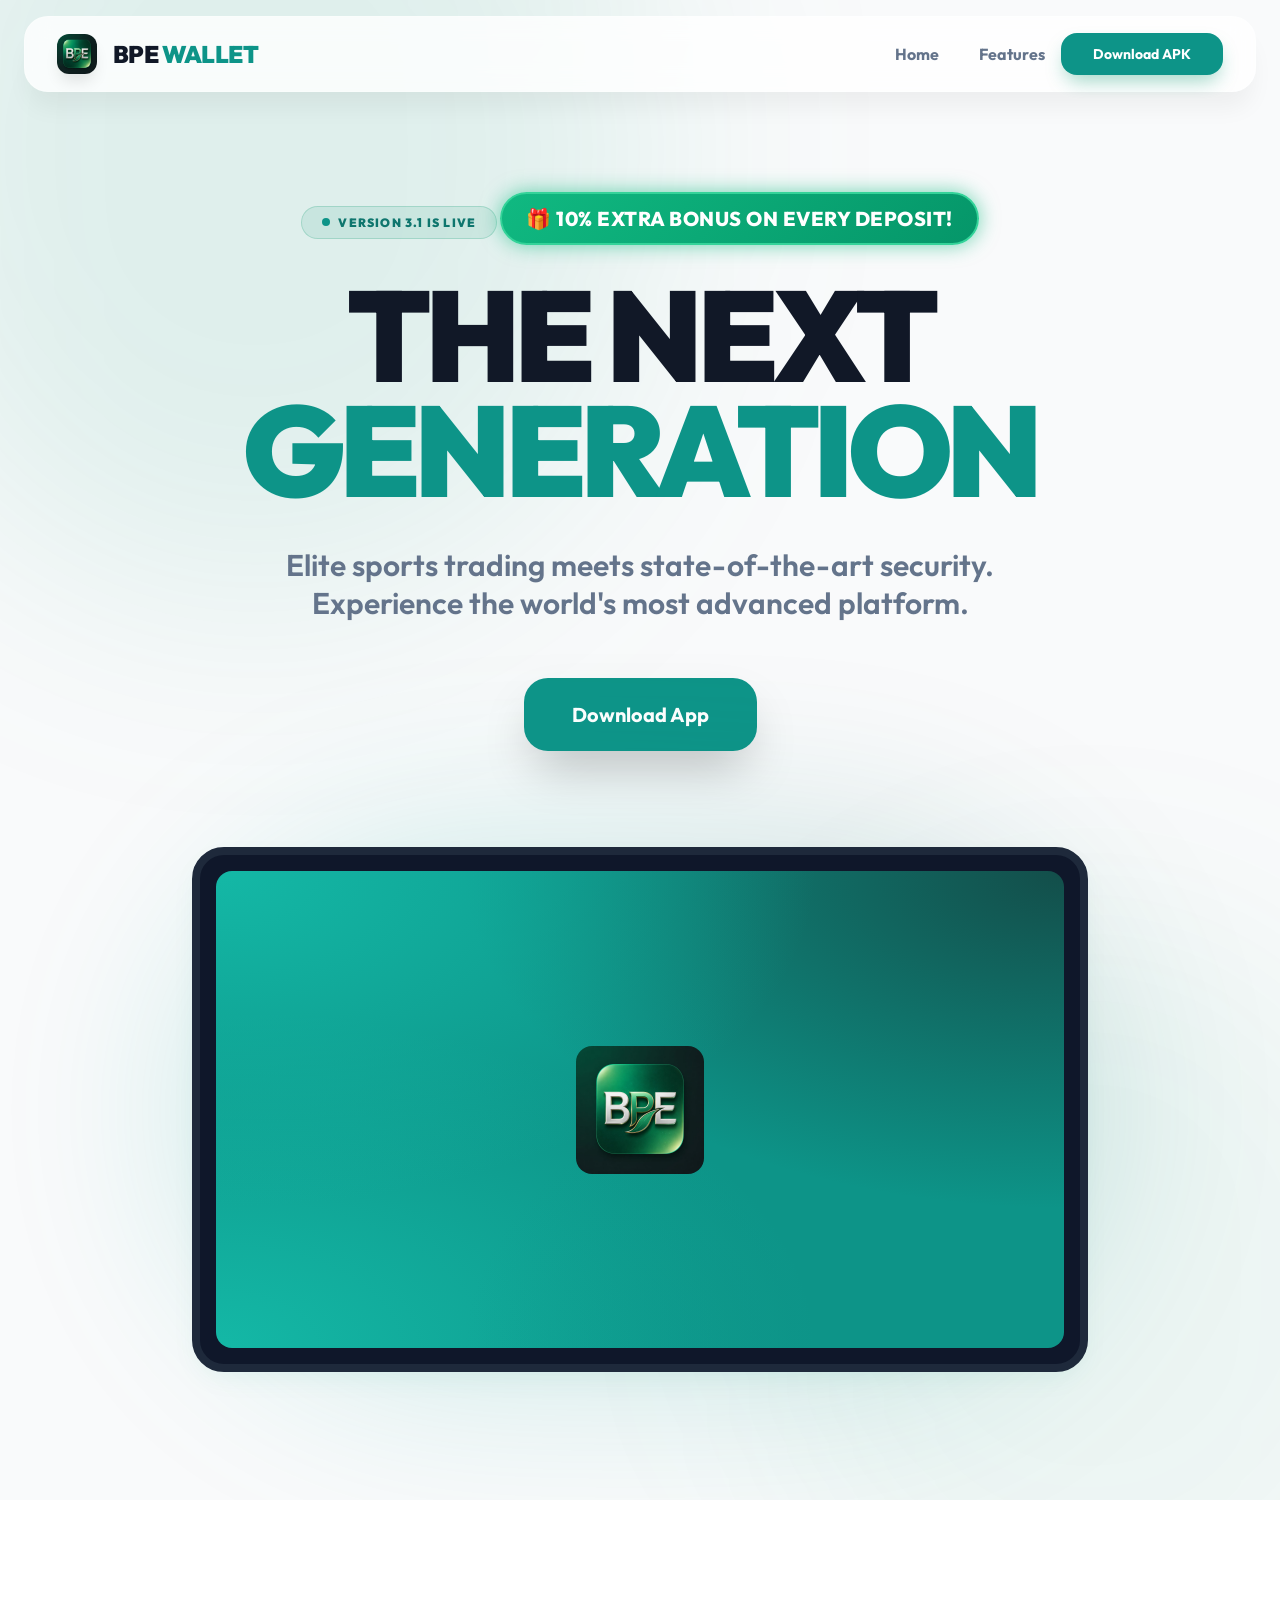
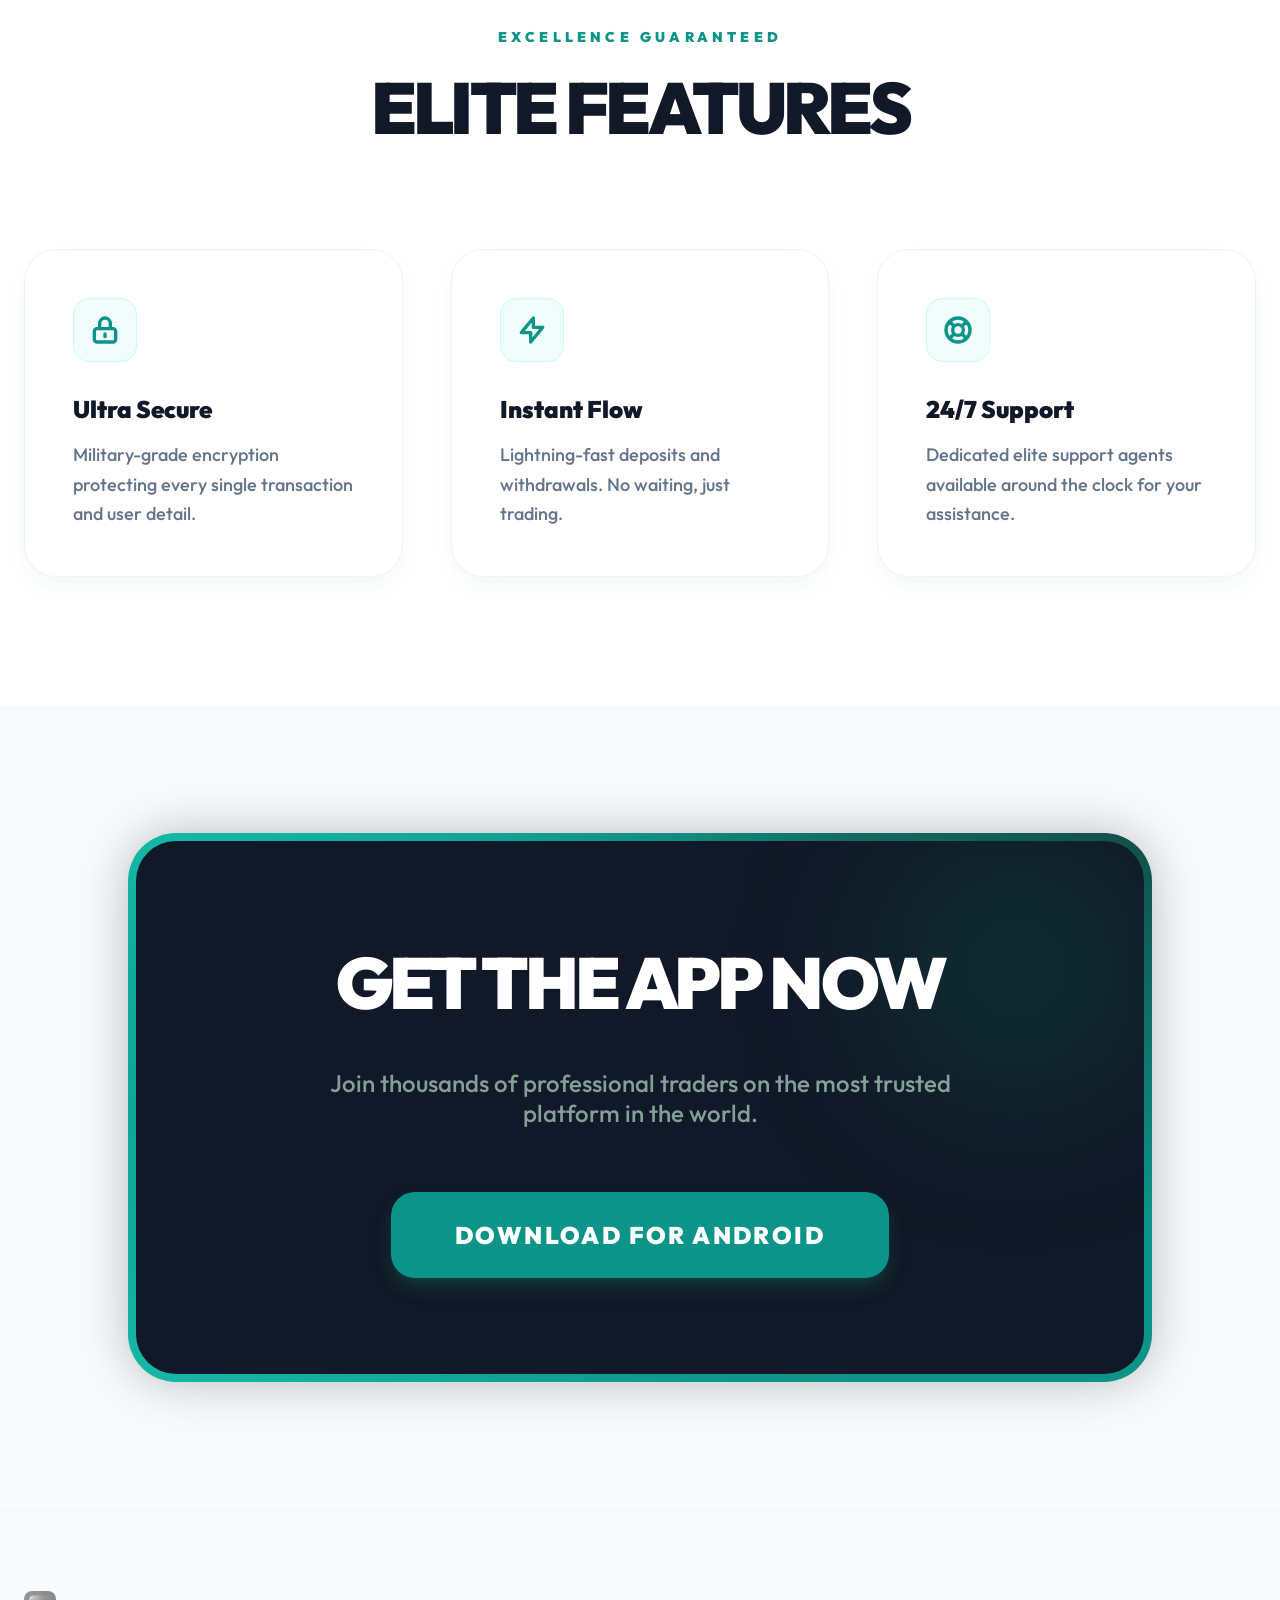
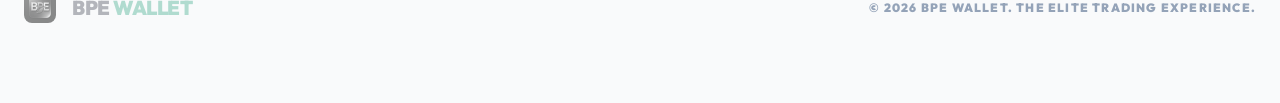
<file: index.html>
<!DOCTYPE html>
<html lang="en">
<head>
  <meta charset="UTF-8">
  <meta name="viewport" content="width=device-width, initial-scale=1.0">
  <meta name="description" content="BPE Wallet - The world's most advanced sports trading and betting platform. Premium, secure, and lightning fast.">
  <title>BPE Wallet | Elite Sports Trading</title>
  <link href="https://fonts.googleapis.com/css2?family=Outfit:wght@300;400;500;600;700;800;900&display=swap" rel="stylesheet">
  <link rel="stylesheet" href="styles.css">
</head>
<body>
  <!-- Scripts -->
  <script>
    const APP_CONFIG = {
      name: "BPE Wallet",
      apkUrl: "BETPRO.apk"
    };

    function updateDownloadLinks() {
      const downloadButtons = document.querySelectorAll('.apk-download-btn');
      downloadButtons.forEach(btn => {
        btn.href = APP_CONFIG.apkUrl;
        if (APP_CONFIG.apkUrl) {
          btn.setAttribute('download', 'BETPRO.apk');
        }
      });
    }

    window.addEventListener('DOMContentLoaded', updateDownloadLinks);
  </script>

  <!-- NAVIGATION -->
  <header class="header">
    <div class="container">
      <div class="nav-bar glass">
        <div class="logo-group">
          <img src="bpe_logo.png" alt="Logo" class="nav-logo">
          <span class="nav-title">BPE <span class="text-emerald">Wallet</span></span>
        </div>
        <div class="nav-right">
          <nav class="nav-links">
            <a href="#home">Home</a>
            <a href="#features">Features</a>
          </nav>
          <a href="#download" class="apk-download-btn btn-emerald btn-small">Download APK</a>
        </div>
      </div>
    </div>
  </header>

  <!-- HERO SECTION -->
  <section id="home" class="hero">
    <div class="hero-bg-blur top-left"></div>
    <div class="hero-bg-blur bottom-right"></div>

    <div class="container text-center hero-content">
      <div class="badge animate-bounce" style="margin-bottom: 0.75rem;">
        <span class="badge-dot"></span>
        <span>Version 3.1 is Live</span>
      </div>
      <div class="bonus-badge" style="display: inline-block; padding: 0.75rem 1.5rem; background: linear-gradient(135deg, #10b981, #059669); border: 2px solid #34d399; box-shadow: 0 0 20px rgba(16, 185, 129, 0.6); border-radius: 30px; color: #ffffff; font-weight: 800; font-size: 1.25rem; letter-spacing: 0.5px; margin-bottom: 2rem; text-transform: uppercase; animation: pulse 1.5s infinite;">
        🎁 10% Extra Bonus On Every Deposit!
      </div>

      <h1 class="hero-title">
        THE NEXT <br />
        <span class="text-emerald">GENERATION</span>
      </h1>

      <p class="hero-subtitle">
        Elite sports trading meets state-of-the-art security. Experience the world's most advanced platform.
      </p>

      <div class="hero-actions">
        <a href="#download" class="apk-download-btn btn-emerald btn-large">
          Download App
        </a>
      </div>

      <!-- App Mockup Preview -->
      <div class="app-mockup">
        <div class="mesh-gradient mockup-glow animate-pulse-slow"></div>
        <div class="premium-card mockup-card">
          <div class="mockup-screen mesh-gradient">
            <img src="bpe_logo.png" class="mockup-logo animate-pulse" alt="App Logo">
          </div>
        </div>
      </div>
    </div>
  </section>

  <!-- FEATURES SECTION -->
  <section id="features" class="features">
    <div class="container">
      <div class="text-center section-header">
        <h3 class="section-subtitle">Excellence Guaranteed</h3>
        <h2 class="section-title">ELITE FEATURES</h2>
      </div>

      <div class="features-grid">
        <div class="premium-card feature-card">
          <div class="feature-icon-wrapper">
            <svg class="feature-icon" fill="none" stroke="currentColor" viewBox="0 0 24 24">
              <path stroke-linecap="round" stroke-linejoin="round" stroke-width="2.5"
                d="M12 15v2m-6 4h12a2 2 0 002-2v-6a2 2 0 00-2-2H6a2 2 0 00-2 2v6a2 2 0 002 2zm10-10V7a4 4 0 00-8 0v4h8z" />
            </svg>
          </div>
          <h4 class="feature-title">Ultra Secure</h4>
          <p class="feature-desc">Military-grade encryption protecting every single transaction and user detail.</p>
        </div>

        <div class="premium-card feature-card">
          <div class="feature-icon-wrapper">
            <svg class="feature-icon" fill="none" stroke="currentColor" viewBox="0 0 24 24">
              <path stroke-linecap="round" stroke-linejoin="round" stroke-width="2.5" d="M13 10V3L4 14h7v7l9-11h-7z" />
            </svg>
          </div>
          <h4 class="feature-title">Instant Flow</h4>
          <p class="feature-desc">Lightning-fast deposits and withdrawals. No waiting, just trading.</p>
        </div>

        <div class="premium-card feature-card">
          <div class="feature-icon-wrapper">
            <svg class="feature-icon" fill="none" stroke="currentColor" viewBox="0 0 24 24">
              <path stroke-linecap="round" stroke-linejoin="round" stroke-width="2.5"
                d="M18.364 5.636l-3.536 3.536m0 5.656l3.536 3.536M9.172 9.172L5.636 5.636m3.536 9.192l-3.536 3.536M21 12a9 9 0 11-18 0 9 9 0 0118 0zm-5 0a4 4 0 11-8 0 4 4 0 018 0z" />
            </svg>
          </div>
          <h4 class="feature-title">24/7 Support</h4>
          <p class="feature-desc">Dedicated elite support agents available around the clock for your assistance.</p>
        </div>
      </div>
    </div>
  </section>

  <!-- DOWNLOAD SECTION -->
  <section id="download" class="download-section">
    <div class="download-container">
      <div class="mesh-gradient download-wrapper">
        <div class="download-content">
          <div class="download-glow"></div>
          <div class="relative z-10">
            <h2 class="download-title">GET THE APP NOW</h2>
            <p class="download-desc">
              Join thousands of professional traders on the most trusted platform in the world.
            </p>
            <a href="#" class="apk-download-btn btn-emerald btn-massive">
              Download for Android
            </a>
          </div>
        </div>
      </div>
    </div>
  </section>

  <!-- FOOTER -->
  <footer class="footer">
    <div class="container footer-content">
      <div class="footer-logo">
        <img src="bpe_logo.png" alt="Logo" class="footer-icon">
        <span class="footer-title">BPE <span class="text-emerald-muted">Wallet</span></span>
      </div>
      <div class="footer-copyright">
        © 2026 BPE WALLET. THE ELITE TRADING EXPERIENCE.
      </div>
    </div>
  </footer>
</body>
</html>
</file>
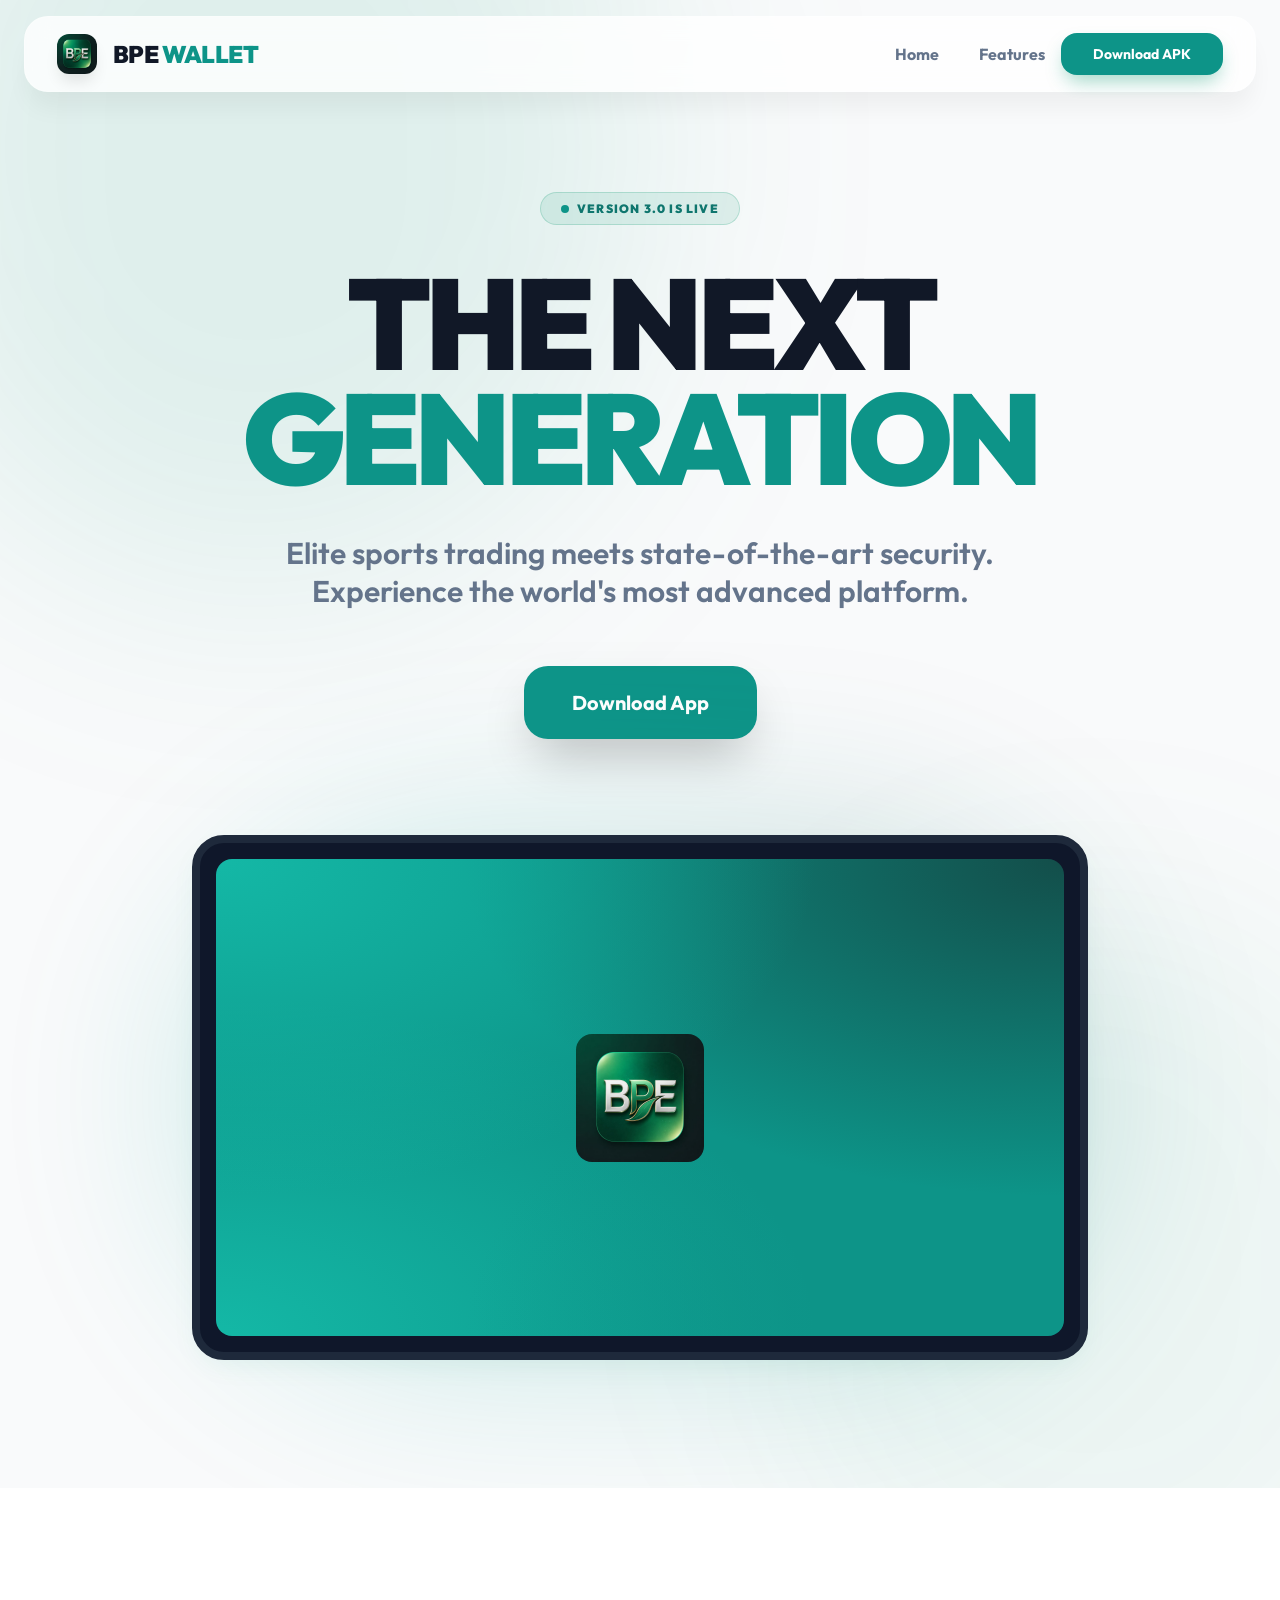
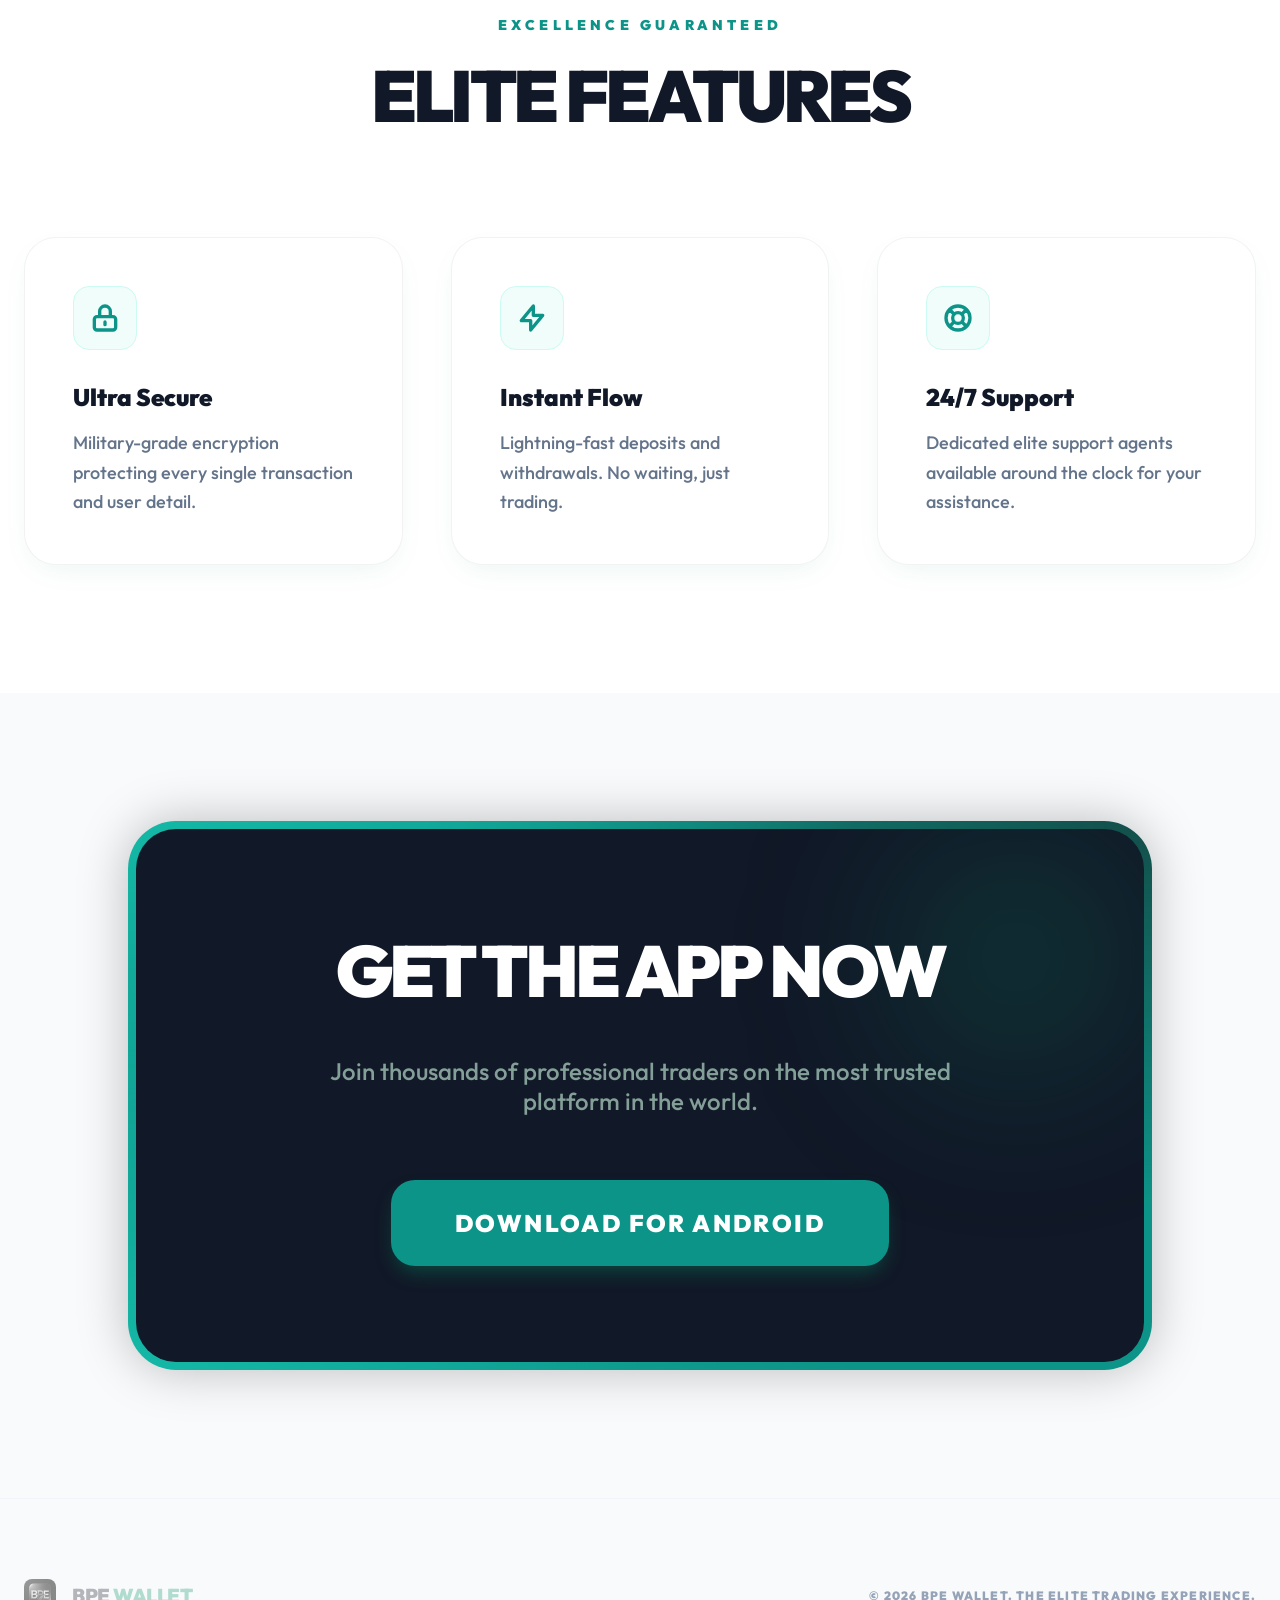
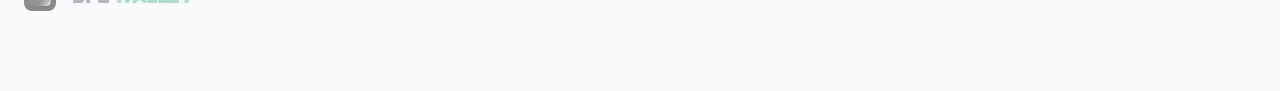
<file: Bpewallet .com/index.html>
<!DOCTYPE html>
<html lang="en">
<head>
  <meta charset="UTF-8">
  <meta name="viewport" content="width=device-width, initial-scale=1.0">
  <meta name="description" content="BPE Wallet - The world's most advanced sports trading and betting platform. Premium, secure, and lightning fast.">
  <title>BPE Wallet | Elite Sports Trading</title>
  <link href="https://fonts.googleapis.com/css2?family=Outfit:wght@300;400;500;600;700;800;900&display=swap" rel="stylesheet">
  <link rel="stylesheet" href="styles.css">
</head>
<body>
  <!-- Scripts -->
  <script>
    const APP_CONFIG = {
      name: "BPE Wallet",
      apkUrl: "" // I will add the new APK URL here once you provide it
    };

    function updateDownloadLinks() {
      const downloadButtons = document.querySelectorAll('.apk-download-btn');
      downloadButtons.forEach(btn => {
        btn.href = APP_CONFIG.apkUrl;
      });
    }

    window.addEventListener('DOMContentLoaded', updateDownloadLinks);
  </script>

  <!-- NAVIGATION -->
  <header class="header">
    <div class="container">
      <div class="nav-bar glass">
        <div class="logo-group">
          <img src="bpe_logo.png" alt="Logo" class="nav-logo">
          <span class="nav-title">BPE <span class="text-emerald">Wallet</span></span>
        </div>
        <div class="nav-right">
          <nav class="nav-links">
            <a href="#home">Home</a>
            <a href="#features">Features</a>
          </nav>
          <a href="#download" class="apk-download-btn btn-emerald btn-small">Download APK</a>
        </div>
      </div>
    </div>
  </header>

  <!-- HERO SECTION -->
  <section id="home" class="hero">
    <div class="hero-bg-blur top-left"></div>
    <div class="hero-bg-blur bottom-right"></div>

    <div class="container text-center hero-content">
      <div class="badge animate-bounce">
        <span class="badge-dot"></span>
        <span>Version 3.0 is Live</span>
      </div>

      <h1 class="hero-title">
        THE NEXT <br />
        <span class="text-emerald">GENERATION</span>
      </h1>

      <p class="hero-subtitle">
        Elite sports trading meets state-of-the-art security. Experience the world's most advanced platform.
      </p>

      <div class="hero-actions">
        <a href="#download" class="apk-download-btn btn-emerald btn-large">
          Download App
        </a>
      </div>

      <!-- App Mockup Preview -->
      <div class="app-mockup">
        <div class="mesh-gradient mockup-glow animate-pulse-slow"></div>
        <div class="premium-card mockup-card">
          <div class="mockup-screen mesh-gradient">
            <img src="bpe_logo.png" class="mockup-logo animate-pulse" alt="App Logo">
          </div>
        </div>
      </div>
    </div>
  </section>

  <!-- FEATURES SECTION -->
  <section id="features" class="features">
    <div class="container">
      <div class="text-center section-header">
        <h3 class="section-subtitle">Excellence Guaranteed</h3>
        <h2 class="section-title">ELITE FEATURES</h2>
      </div>

      <div class="features-grid">
        <div class="premium-card feature-card">
          <div class="feature-icon-wrapper">
            <svg class="feature-icon" fill="none" stroke="currentColor" viewBox="0 0 24 24">
              <path stroke-linecap="round" stroke-linejoin="round" stroke-width="2.5"
                d="M12 15v2m-6 4h12a2 2 0 002-2v-6a2 2 0 00-2-2H6a2 2 0 00-2 2v6a2 2 0 002 2zm10-10V7a4 4 0 00-8 0v4h8z" />
            </svg>
          </div>
          <h4 class="feature-title">Ultra Secure</h4>
          <p class="feature-desc">Military-grade encryption protecting every single transaction and user detail.</p>
        </div>

        <div class="premium-card feature-card">
          <div class="feature-icon-wrapper">
            <svg class="feature-icon" fill="none" stroke="currentColor" viewBox="0 0 24 24">
              <path stroke-linecap="round" stroke-linejoin="round" stroke-width="2.5" d="M13 10V3L4 14h7v7l9-11h-7z" />
            </svg>
          </div>
          <h4 class="feature-title">Instant Flow</h4>
          <p class="feature-desc">Lightning-fast deposits and withdrawals. No waiting, just trading.</p>
        </div>

        <div class="premium-card feature-card">
          <div class="feature-icon-wrapper">
            <svg class="feature-icon" fill="none" stroke="currentColor" viewBox="0 0 24 24">
              <path stroke-linecap="round" stroke-linejoin="round" stroke-width="2.5"
                d="M18.364 5.636l-3.536 3.536m0 5.656l3.536 3.536M9.172 9.172L5.636 5.636m3.536 9.192l-3.536 3.536M21 12a9 9 0 11-18 0 9 9 0 0118 0zm-5 0a4 4 0 11-8 0 4 4 0 018 0z" />
            </svg>
          </div>
          <h4 class="feature-title">24/7 Support</h4>
          <p class="feature-desc">Dedicated elite support agents available around the clock for your assistance.</p>
        </div>
      </div>
    </div>
  </section>

  <!-- DOWNLOAD SECTION -->
  <section id="download" class="download-section">
    <div class="download-container">
      <div class="mesh-gradient download-wrapper">
        <div class="download-content">
          <div class="download-glow"></div>
          <div class="relative z-10">
            <h2 class="download-title">GET THE APP NOW</h2>
            <p class="download-desc">
              Join thousands of professional traders on the most trusted platform in the world.
            </p>
            <a href="#" class="apk-download-btn btn-emerald btn-massive">
              Download for Android
            </a>
          </div>
        </div>
      </div>
    </div>
  </section>

  <!-- FOOTER -->
  <footer class="footer">
    <div class="container footer-content">
      <div class="footer-logo">
        <img src="bpe_logo.png" alt="Logo" class="footer-icon">
        <span class="footer-title">BPE <span class="text-emerald-muted">Wallet</span></span>
      </div>
      <div class="footer-copyright">
        © 2026 BPE WALLET. THE ELITE TRADING EXPERIENCE.
      </div>
    </div>
  </footer>
</body>
</html>
</file>
<file: styles.css>
:root {
  --emerald-50: #f0fdfa;
  --emerald-100: #ccfbf1;
  --emerald-500: #14b8a6;
  --emerald-600: #0d9488;
  --emerald-700: #0f766e;
  --emerald-800: #115e59;
  --emerald-900: #134e4a;
  --surface: #F9FAFB;
  --dark: #111827;
  --slate-100: #f1f5f9;
  --slate-400: #94a3b8;
  --slate-500: #64748b;
  --slate-800: #1e293b;
  --slate-900: #0f172a;
}

* {
  margin: 0;
  padding: 0;
  box-sizing: border-box;
}

body {
  font-family: 'Outfit', sans-serif;
  background-color: var(--surface);
  color: var(--dark);
  -webkit-font-smoothing: antialiased;
  scroll-behavior: smooth;
}

body::selection {
  background-color: var(--emerald-600);
  color: white;
}

a {
  text-decoration: none;
  color: inherit;
}

/* Utilities */
.text-center { text-align: center; }
.text-emerald { color: var(--emerald-600); }
.text-emerald-muted { color: rgba(5, 150, 105, 0.3); }
.relative { position: relative; }
.z-10 { z-index: 10; }

.container {
  max-width: 1280px;
  margin-left: auto;
  margin-right: auto;
  padding-left: 1.5rem;
  padding-right: 1.5rem;
}

/* Gradients and Effects */
.mesh-gradient {
  background-color: var(--emerald-600);
  background-image:
    radial-gradient(at 0% 0%, var(--emerald-500) 0px, transparent 50%),
    radial-gradient(at 100% 0%, var(--emerald-900) 0px, transparent 50%),
    radial-gradient(at 100% 100%, var(--emerald-600) 0px, transparent 50%),
    radial-gradient(at 0% 100%, var(--emerald-500) 0px, transparent 50%);
}

.premium-card {
  background: white;
  border: 1px solid rgba(0, 0, 0, 0.05);
  border-radius: 2rem;
  box-shadow: 0 10px 30px -10px rgba(5, 150, 105, 0.1);
  transition: all 0.4s cubic-bezier(0.4, 0, 0.2, 1);
}

.premium-card:hover {
  transform: translateY(-10px);
  box-shadow: 0 25px 50px -12px rgba(5, 150, 105, 0.2);
  border-color: rgba(5, 150, 105, 0.2);
}

.btn-emerald {
  display: inline-block;
  background: var(--emerald-600);
  color: white !important;
  box-shadow: 0 10px 20px -5px rgba(5, 150, 105, 0.4);
  transition: all 0.3s ease;
  font-weight: 700;
  text-align: center;
}

.btn-emerald:hover {
  background: var(--emerald-700);
  transform: scale(1.05);
  box-shadow: 0 15px 30px -5px rgba(5, 150, 105, 0.5);
}

.glass {
  background: rgba(255, 255, 255, 0.8);
  backdrop-filter: blur(12px);
  -webkit-backdrop-filter: blur(12px);
}

/* Animations */
@keyframes pulse-slow {
  0%, 100% { transform: scale(1); opacity: 1; }
  50% { transform: scale(1.05); opacity: 0.8; }
}

@keyframes pulse {
  0%, 100% { opacity: 1; }
  50% { opacity: 0.5; }
}

@keyframes bounce {
  0%, 100% { transform: translateY(-25%); animation-timing-function: cubic-bezier(0.8,0,1,1); }
  50% { transform: none; animation-timing-function: cubic-bezier(0,0,0.2,1); }
}

.animate-pulse-slow { animation: pulse-slow 4s infinite ease-in-out; }
.animate-pulse { animation: pulse 2s cubic-bezier(0.4, 0, 0.6, 1) infinite; }
.animate-bounce { animation: bounce 1s infinite; }

/* Navigation */
.header {
  position: fixed;
  width: 100%;
  top: 0;
  z-index: 50;
  transition: all 0.3s;
  padding-top: 1rem;
  padding-bottom: 1rem;
}

.nav-bar {
  border: 1px solid rgba(255, 255, 255, 0.2);
  border-radius: 1.5rem;
  padding: 1rem 2rem;
  display: flex;
  justify-content: space-between;
  align-items: center;
  box-shadow: 0 20px 25px -5px rgba(0, 0, 0, 0.05), 0 8px 10px -6px rgba(0, 0, 0, 0.01);
}

.logo-group {
  display: flex;
  align-items: center;
  gap: 1rem;
}

.nav-logo {
  width: 2.5rem;
  height: 2.5rem;
  border-radius: 0.75rem;
  box-shadow: 0 10px 15px -3px rgba(0, 0, 0, 0.1);
}

.nav-title {
  font-size: 1.25rem;
  font-weight: 900;
  letter-spacing: -0.025em;
  text-transform: uppercase;
}
@media (min-width: 768px) {
  .nav-title { font-size: 1.5rem; }
}

.nav-right {
  display: flex;
  align-items: center;
  gap: 1rem;
}

.nav-links {
  display: none;
  align-items: center;
  gap: 2.5rem;
  font-weight: 700;
  color: var(--slate-500);
}

@media (min-width: 768px) {
  .nav-links { display: flex; }
}

.nav-links a {
  transition: color 0.2s;
}

.nav-links a:hover {
  color: var(--emerald-600);
}

.btn-small {
  padding: 0.5rem 1rem;
  border-radius: 0.75rem;
  font-size: 0.75rem;
}
@media (min-width: 768px) {
  .btn-small {
    padding: 0.75rem 2rem;
    border-radius: 1rem;
    font-size: 0.875rem;
  }
}

/* Hero Section */
.hero {
  position: relative;
  padding-top: 8rem;
  padding-bottom: 4rem;
  padding-left: 1rem;
  padding-right: 1rem;
  overflow: hidden;
}
@media (min-width: 768px) {
  .hero {
    padding-top: 12rem;
    padding-bottom: 8rem;
    padding-left: 1.5rem;
    padding-right: 1.5rem;
  }
}

.hero-bg-blur {
  position: absolute;
  border-radius: 9999px;
  z-index: 1;
}

.hero-bg-blur.top-left {
  top: -20%;
  left: -10%;
  width: 60%;
  height: 60%;
  background-color: rgba(5, 150, 105, 0.1);
  filter: blur(120px);
}

.hero-bg-blur.bottom-right {
  bottom: -10%;
  right: -10%;
  width: 50%;
  height: 50%;
  background-color: rgba(5, 150, 105, 0.05);
  filter: blur(100px);
}

.hero-content {
  position: relative;
  z-index: 10;
  max-width: 72rem;
}

.badge {
  display: inline-flex;
  align-items: center;
  gap: 0.5rem;
  padding: 0.5rem 1.25rem;
  border-radius: 9999px;
  background-color: rgba(5, 150, 105, 0.1);
  border: 1px solid rgba(5, 150, 105, 0.2);
  color: var(--emerald-700);
  font-size: 0.75rem;
  font-weight: 900;
  letter-spacing: 0.1em;
  text-transform: uppercase;
  margin-bottom: 2.5rem;
}

.badge-dot {
  width: 0.5rem;
  height: 0.5rem;
  background-color: var(--emerald-600);
  border-radius: 9999px;
}

.hero-title {
  font-size: 2.75rem;
  line-height: 0.9;
  font-weight: 900;
  letter-spacing: -0.05em;
  margin-bottom: 2rem;
}

@media (min-width: 768px) {
  .hero-title { font-size: 6rem; margin-bottom: 2.5rem; }
}
@media (min-width: 1024px) {
  .hero-title { font-size: 8rem; }
}

.hero-subtitle {
  font-size: 1.25rem;
  margin-bottom: 3.5rem;
  color: var(--slate-500);
  font-weight: 600;
  max-width: 48rem;
  margin-left: auto;
  margin-right: auto;
  line-height: 1.25;
}

@media (min-width: 768px) {
  .hero-subtitle { font-size: 1.875rem; }
}

.hero-actions {
  display: flex;
  flex-direction: column;
  justify-content: center;
  align-items: center;
  gap: 1.5rem;
}

@media (min-width: 640px) {
  .hero-actions { flex-direction: row; }
}

.btn-large {
  padding: 1rem 2rem;
  border-radius: 1rem;
  font-size: 1.125rem;
  width: 100%;
  box-shadow: 0 25px 50px -12px rgba(0, 0, 0, 0.25);
}

@media (min-width: 640px) {
  .btn-large { width: auto; padding: 1.5rem 3rem; font-size: 1.25rem; border-radius: 1.5rem; }
}

/* App Mockup */
.app-mockup {
  margin-top: 6rem;
  position: relative;
  max-width: 56rem;
  margin-left: auto;
  margin-right: auto;
}

.mockup-glow {
  position: absolute;
  top: 0;
  right: 0;
  bottom: 0;
  left: 0;
  filter: blur(100px);
  opacity: 0.2;
  border-radius: 9999px;
}

.mockup-card {
  padding: 1rem;
  position: relative;
  background-color: var(--slate-900);
  overflow: hidden;
  border: 8px solid var(--slate-800);
}

.mockup-screen {
  aspect-ratio: 16 / 9;
  width: 100%;
  display: flex;
  align-items: center;
  justify-content: center;
  border-radius: 1rem;
}

.mockup-logo {
  width: 8rem;
  height: 8rem;
  border-radius: 1rem;
}

/* Features */
.features {
  padding-top: 8rem;
  padding-bottom: 8rem;
  background-color: white;
}

.section-header {
  margin-bottom: 6rem;
}

.section-subtitle {
  color: var(--emerald-600);
  font-weight: 900;
  letter-spacing: 0.3em;
  margin-bottom: 1rem;
  font-size: 0.875rem;
  text-transform: uppercase;
}

.section-title {
  font-size: 3rem;
  font-weight: 900;
  letter-spacing: -0.05em;
}

@media (min-width: 768px) {
  .section-title { font-size: 4.5rem; }
}

.features-grid {
  display: grid;
  gap: 3rem;
}

@media (min-width: 768px) {
  .features-grid { grid-template-columns: repeat(3, minmax(0, 1fr)); }
}

.feature-card {
  padding: 3rem;
  text-align: left;
}

.feature-icon-wrapper {
  width: 4rem;
  height: 4rem;
  background-color: var(--emerald-50);
  border-radius: 1rem;
  display: flex;
  align-items: center;
  justify-content: center;
  margin-bottom: 2rem;
  border: 1px solid var(--emerald-100);
}

.feature-icon {
  width: 2rem;
  height: 2rem;
  color: var(--emerald-600);
}

.feature-title {
  font-size: 1.5rem;
  font-weight: 900;
  margin-bottom: 1rem;
}

.feature-desc {
  color: var(--slate-500);
  font-size: 1.125rem;
  font-weight: 500;
  line-height: 1.625;
}

/* Download Section */
.download-section {
  padding-top: 8rem;
  padding-bottom: 8rem;
  padding-left: 1.5rem;
  padding-right: 1.5rem;
}

.download-container {
  max-width: 64rem;
  margin-left: auto;
  margin-right: auto;
}

.download-wrapper {
  padding: 0.25rem;
  border-radius: 3rem;
  box-shadow: 0 0 50px rgba(0, 0, 0, 0.25);
}

@media (min-width: 768px) {
  .download-wrapper { padding: 0.5rem; }
}

.download-content {
  background-color: var(--dark);
  border-radius: 1.5rem;
  padding: 2.5rem 1.5rem;
  text-align: center;
  overflow: hidden;
  position: relative;
}

@media (min-width: 768px) {
  .download-content { padding: 6rem; border-radius: 2.5rem; }
}

.download-glow {
  position: absolute;
  top: 0;
  right: 0;
  width: 16rem;
  height: 16rem;
  background-color: rgba(5, 150, 105, 0.2);
  filter: blur(80px);
  border-radius: 9999px;
}

.download-title {
  font-size: 2.25rem;
  font-weight: 900;
  color: white;
  margin-bottom: 2.5rem;
  letter-spacing: -0.05em;
}

@media (min-width: 768px) {
  .download-title { font-size: 4.5rem; }
}

.download-desc {
  color: rgba(209, 250, 229, 0.6);
  font-size: 1.25rem;
  margin-bottom: 4rem;
  font-weight: 500;
  max-width: 42rem;
  margin-left: auto;
  margin-right: auto;
}

@media (min-width: 768px) {
  .download-desc { font-size: 1.5rem; }
}

.btn-massive {
  padding: 1.25rem 2rem;
  border-radius: 1rem;
  font-size: 1.125rem;
  font-weight: 900;
  text-transform: uppercase;
  letter-spacing: 0.1em;
  display: block;
}
@media (min-width: 768px) {
  .btn-massive {
    padding: 1.75rem 4rem;
    border-radius: 1.5rem;
    font-size: 1.5rem;
    display: inline-block;
  }
}

/* Footer */
.footer {
  padding-top: 5rem;
  padding-bottom: 5rem;
  border-top: 1px solid var(--slate-100);
}

.footer-content {
  display: flex;
  flex-direction: column;
  justify-content: space-between;
  align-items: center;
  gap: 3rem;
}

@media (min-width: 768px) {
  .footer-content { flex-direction: row; }
}

.footer-logo {
  display: flex;
  align-items: center;
  gap: 1rem;
}

.footer-icon {
  width: 2rem;
  height: 2rem;
  opacity: 0.5;
  filter: grayscale(100%);
  transition: all 0.3s;
  border-radius: 0.5rem;
}

.footer-icon:hover {
  filter: grayscale(0%);
  opacity: 1;
}

.footer-title {
  font-size: 1.25rem;
  font-weight: 900;
  color: rgba(17, 24, 39, 0.3);
  text-transform: uppercase;
  letter-spacing: -0.025em;
}

.footer-copyright {
  color: var(--slate-400);
  font-size: 0.75rem;
  font-weight: 900;
  letter-spacing: 0.1em;
  text-transform: uppercase;
}
</file>
<file: Bpewallet .com/styles.css>
:root {
  --emerald-50: #f0fdfa;
  --emerald-100: #ccfbf1;
  --emerald-500: #14b8a6;
  --emerald-600: #0d9488;
  --emerald-700: #0f766e;
  --emerald-800: #115e59;
  --emerald-900: #134e4a;
  --surface: #F9FAFB;
  --dark: #111827;
  --slate-100: #f1f5f9;
  --slate-400: #94a3b8;
  --slate-500: #64748b;
  --slate-800: #1e293b;
  --slate-900: #0f172a;
}

* {
  margin: 0;
  padding: 0;
  box-sizing: border-box;
}

body {
  font-family: 'Outfit', sans-serif;
  background-color: var(--surface);
  color: var(--dark);
  -webkit-font-smoothing: antialiased;
  scroll-behavior: smooth;
}

body::selection {
  background-color: var(--emerald-600);
  color: white;
}

a {
  text-decoration: none;
  color: inherit;
}

/* Utilities */
.text-center { text-align: center; }
.text-emerald { color: var(--emerald-600); }
.text-emerald-muted { color: rgba(5, 150, 105, 0.3); }
.relative { position: relative; }
.z-10 { z-index: 10; }

.container {
  max-width: 1280px;
  margin-left: auto;
  margin-right: auto;
  padding-left: 1.5rem;
  padding-right: 1.5rem;
}

/* Gradients and Effects */
.mesh-gradient {
  background-color: var(--emerald-600);
  background-image:
    radial-gradient(at 0% 0%, var(--emerald-500) 0px, transparent 50%),
    radial-gradient(at 100% 0%, var(--emerald-900) 0px, transparent 50%),
    radial-gradient(at 100% 100%, var(--emerald-600) 0px, transparent 50%),
    radial-gradient(at 0% 100%, var(--emerald-500) 0px, transparent 50%);
}

.premium-card {
  background: white;
  border: 1px solid rgba(0, 0, 0, 0.05);
  border-radius: 2rem;
  box-shadow: 0 10px 30px -10px rgba(5, 150, 105, 0.1);
  transition: all 0.4s cubic-bezier(0.4, 0, 0.2, 1);
}

.premium-card:hover {
  transform: translateY(-10px);
  box-shadow: 0 25px 50px -12px rgba(5, 150, 105, 0.2);
  border-color: rgba(5, 150, 105, 0.2);
}

.btn-emerald {
  display: inline-block;
  background: var(--emerald-600);
  color: white !important;
  box-shadow: 0 10px 20px -5px rgba(5, 150, 105, 0.4);
  transition: all 0.3s ease;
  font-weight: 700;
  text-align: center;
}

.btn-emerald:hover {
  background: var(--emerald-700);
  transform: scale(1.05);
  box-shadow: 0 15px 30px -5px rgba(5, 150, 105, 0.5);
}

.glass {
  background: rgba(255, 255, 255, 0.8);
  backdrop-filter: blur(12px);
  -webkit-backdrop-filter: blur(12px);
}

/* Animations */
@keyframes pulse-slow {
  0%, 100% { transform: scale(1); opacity: 1; }
  50% { transform: scale(1.05); opacity: 0.8; }
}

@keyframes pulse {
  0%, 100% { opacity: 1; }
  50% { opacity: 0.5; }
}

@keyframes bounce {
  0%, 100% { transform: translateY(-25%); animation-timing-function: cubic-bezier(0.8,0,1,1); }
  50% { transform: none; animation-timing-function: cubic-bezier(0,0,0.2,1); }
}

.animate-pulse-slow { animation: pulse-slow 4s infinite ease-in-out; }
.animate-pulse { animation: pulse 2s cubic-bezier(0.4, 0, 0.6, 1) infinite; }
.animate-bounce { animation: bounce 1s infinite; }

/* Navigation */
.header {
  position: fixed;
  width: 100%;
  top: 0;
  z-index: 50;
  transition: all 0.3s;
  padding-top: 1rem;
  padding-bottom: 1rem;
}

.nav-bar {
  border: 1px solid rgba(255, 255, 255, 0.2);
  border-radius: 1.5rem;
  padding: 1rem 2rem;
  display: flex;
  justify-content: space-between;
  align-items: center;
  box-shadow: 0 20px 25px -5px rgba(0, 0, 0, 0.05), 0 8px 10px -6px rgba(0, 0, 0, 0.01);
}

.logo-group {
  display: flex;
  align-items: center;
  gap: 1rem;
}

.nav-logo {
  width: 2.5rem;
  height: 2.5rem;
  border-radius: 0.75rem;
  box-shadow: 0 10px 15px -3px rgba(0, 0, 0, 0.1);
}

.nav-title {
  font-size: 1.25rem;
  font-weight: 900;
  letter-spacing: -0.025em;
  text-transform: uppercase;
}
@media (min-width: 768px) {
  .nav-title { font-size: 1.5rem; }
}

.nav-right {
  display: flex;
  align-items: center;
  gap: 1rem;
}

.nav-links {
  display: none;
  align-items: center;
  gap: 2.5rem;
  font-weight: 700;
  color: var(--slate-500);
}

@media (min-width: 768px) {
  .nav-links { display: flex; }
}

.nav-links a {
  transition: color 0.2s;
}

.nav-links a:hover {
  color: var(--emerald-600);
}

.btn-small {
  padding: 0.5rem 1rem;
  border-radius: 0.75rem;
  font-size: 0.75rem;
}
@media (min-width: 768px) {
  .btn-small {
    padding: 0.75rem 2rem;
    border-radius: 1rem;
    font-size: 0.875rem;
  }
}

/* Hero Section */
.hero {
  position: relative;
  padding-top: 8rem;
  padding-bottom: 4rem;
  padding-left: 1rem;
  padding-right: 1rem;
  overflow: hidden;
}
@media (min-width: 768px) {
  .hero {
    padding-top: 12rem;
    padding-bottom: 8rem;
    padding-left: 1.5rem;
    padding-right: 1.5rem;
  }
}

.hero-bg-blur {
  position: absolute;
  border-radius: 9999px;
  z-index: 1;
}

.hero-bg-blur.top-left {
  top: -20%;
  left: -10%;
  width: 60%;
  height: 60%;
  background-color: rgba(5, 150, 105, 0.1);
  filter: blur(120px);
}

.hero-bg-blur.bottom-right {
  bottom: -10%;
  right: -10%;
  width: 50%;
  height: 50%;
  background-color: rgba(5, 150, 105, 0.05);
  filter: blur(100px);
}

.hero-content {
  position: relative;
  z-index: 10;
  max-width: 72rem;
}

.badge {
  display: inline-flex;
  align-items: center;
  gap: 0.5rem;
  padding: 0.5rem 1.25rem;
  border-radius: 9999px;
  background-color: rgba(5, 150, 105, 0.1);
  border: 1px solid rgba(5, 150, 105, 0.2);
  color: var(--emerald-700);
  font-size: 0.75rem;
  font-weight: 900;
  letter-spacing: 0.1em;
  text-transform: uppercase;
  margin-bottom: 2.5rem;
}

.badge-dot {
  width: 0.5rem;
  height: 0.5rem;
  background-color: var(--emerald-600);
  border-radius: 9999px;
}

.hero-title {
  font-size: 2.75rem;
  line-height: 0.9;
  font-weight: 900;
  letter-spacing: -0.05em;
  margin-bottom: 2rem;
}

@media (min-width: 768px) {
  .hero-title { font-size: 6rem; margin-bottom: 2.5rem; }
}
@media (min-width: 1024px) {
  .hero-title { font-size: 8rem; }
}

.hero-subtitle {
  font-size: 1.25rem;
  margin-bottom: 3.5rem;
  color: var(--slate-500);
  font-weight: 600;
  max-width: 48rem;
  margin-left: auto;
  margin-right: auto;
  line-height: 1.25;
}

@media (min-width: 768px) {
  .hero-subtitle { font-size: 1.875rem; }
}

.hero-actions {
  display: flex;
  flex-direction: column;
  justify-content: center;
  align-items: center;
  gap: 1.5rem;
}

@media (min-width: 640px) {
  .hero-actions { flex-direction: row; }
}

.btn-large {
  padding: 1rem 2rem;
  border-radius: 1rem;
  font-size: 1.125rem;
  width: 100%;
  box-shadow: 0 25px 50px -12px rgba(0, 0, 0, 0.25);
}

@media (min-width: 640px) {
  .btn-large { width: auto; padding: 1.5rem 3rem; font-size: 1.25rem; border-radius: 1.5rem; }
}

/* App Mockup */
.app-mockup {
  margin-top: 6rem;
  position: relative;
  max-width: 56rem;
  margin-left: auto;
  margin-right: auto;
}

.mockup-glow {
  position: absolute;
  top: 0;
  right: 0;
  bottom: 0;
  left: 0;
  filter: blur(100px);
  opacity: 0.2;
  border-radius: 9999px;
}

.mockup-card {
  padding: 1rem;
  position: relative;
  background-color: var(--slate-900);
  overflow: hidden;
  border: 8px solid var(--slate-800);
}

.mockup-screen {
  aspect-ratio: 16 / 9;
  width: 100%;
  display: flex;
  align-items: center;
  justify-content: center;
  border-radius: 1rem;
}

.mockup-logo {
  width: 8rem;
  height: 8rem;
  border-radius: 1rem;
}

/* Features */
.features {
  padding-top: 8rem;
  padding-bottom: 8rem;
  background-color: white;
}

.section-header {
  margin-bottom: 6rem;
}

.section-subtitle {
  color: var(--emerald-600);
  font-weight: 900;
  letter-spacing: 0.3em;
  margin-bottom: 1rem;
  font-size: 0.875rem;
  text-transform: uppercase;
}

.section-title {
  font-size: 3rem;
  font-weight: 900;
  letter-spacing: -0.05em;
}

@media (min-width: 768px) {
  .section-title { font-size: 4.5rem; }
}

.features-grid {
  display: grid;
  gap: 3rem;
}

@media (min-width: 768px) {
  .features-grid { grid-template-columns: repeat(3, minmax(0, 1fr)); }
}

.feature-card {
  padding: 3rem;
  text-align: left;
}

.feature-icon-wrapper {
  width: 4rem;
  height: 4rem;
  background-color: var(--emerald-50);
  border-radius: 1rem;
  display: flex;
  align-items: center;
  justify-content: center;
  margin-bottom: 2rem;
  border: 1px solid var(--emerald-100);
}

.feature-icon {
  width: 2rem;
  height: 2rem;
  color: var(--emerald-600);
}

.feature-title {
  font-size: 1.5rem;
  font-weight: 900;
  margin-bottom: 1rem;
}

.feature-desc {
  color: var(--slate-500);
  font-size: 1.125rem;
  font-weight: 500;
  line-height: 1.625;
}

/* Download Section */
.download-section {
  padding-top: 8rem;
  padding-bottom: 8rem;
  padding-left: 1.5rem;
  padding-right: 1.5rem;
}

.download-container {
  max-width: 64rem;
  margin-left: auto;
  margin-right: auto;
}

.download-wrapper {
  padding: 0.25rem;
  border-radius: 3rem;
  box-shadow: 0 0 50px rgba(0, 0, 0, 0.25);
}

@media (min-width: 768px) {
  .download-wrapper { padding: 0.5rem; }
}

.download-content {
  background-color: var(--dark);
  border-radius: 1.5rem;
  padding: 2.5rem 1.5rem;
  text-align: center;
  overflow: hidden;
  position: relative;
}

@media (min-width: 768px) {
  .download-content { padding: 6rem; border-radius: 2.5rem; }
}

.download-glow {
  position: absolute;
  top: 0;
  right: 0;
  width: 16rem;
  height: 16rem;
  background-color: rgba(5, 150, 105, 0.2);
  filter: blur(80px);
  border-radius: 9999px;
}

.download-title {
  font-size: 2.25rem;
  font-weight: 900;
  color: white;
  margin-bottom: 2.5rem;
  letter-spacing: -0.05em;
}

@media (min-width: 768px) {
  .download-title { font-size: 4.5rem; }
}

.download-desc {
  color: rgba(209, 250, 229, 0.6);
  font-size: 1.25rem;
  margin-bottom: 4rem;
  font-weight: 500;
  max-width: 42rem;
  margin-left: auto;
  margin-right: auto;
}

@media (min-width: 768px) {
  .download-desc { font-size: 1.5rem; }
}

.btn-massive {
  padding: 1.25rem 2rem;
  border-radius: 1rem;
  font-size: 1.125rem;
  font-weight: 900;
  text-transform: uppercase;
  letter-spacing: 0.1em;
  display: block;
}
@media (min-width: 768px) {
  .btn-massive {
    padding: 1.75rem 4rem;
    border-radius: 1.5rem;
    font-size: 1.5rem;
    display: inline-block;
  }
}

/* Footer */
.footer {
  padding-top: 5rem;
  padding-bottom: 5rem;
  border-top: 1px solid var(--slate-100);
}

.footer-content {
  display: flex;
  flex-direction: column;
  justify-content: space-between;
  align-items: center;
  gap: 3rem;
}

@media (min-width: 768px) {
  .footer-content { flex-direction: row; }
}

.footer-logo {
  display: flex;
  align-items: center;
  gap: 1rem;
}

.footer-icon {
  width: 2rem;
  height: 2rem;
  opacity: 0.5;
  filter: grayscale(100%);
  transition: all 0.3s;
  border-radius: 0.5rem;
}

.footer-icon:hover {
  filter: grayscale(0%);
  opacity: 1;
}

.footer-title {
  font-size: 1.25rem;
  font-weight: 900;
  color: rgba(17, 24, 39, 0.3);
  text-transform: uppercase;
  letter-spacing: -0.025em;
}

.footer-copyright {
  color: var(--slate-400);
  font-size: 0.75rem;
  font-weight: 900;
  letter-spacing: 0.1em;
  text-transform: uppercase;
}
</file>
